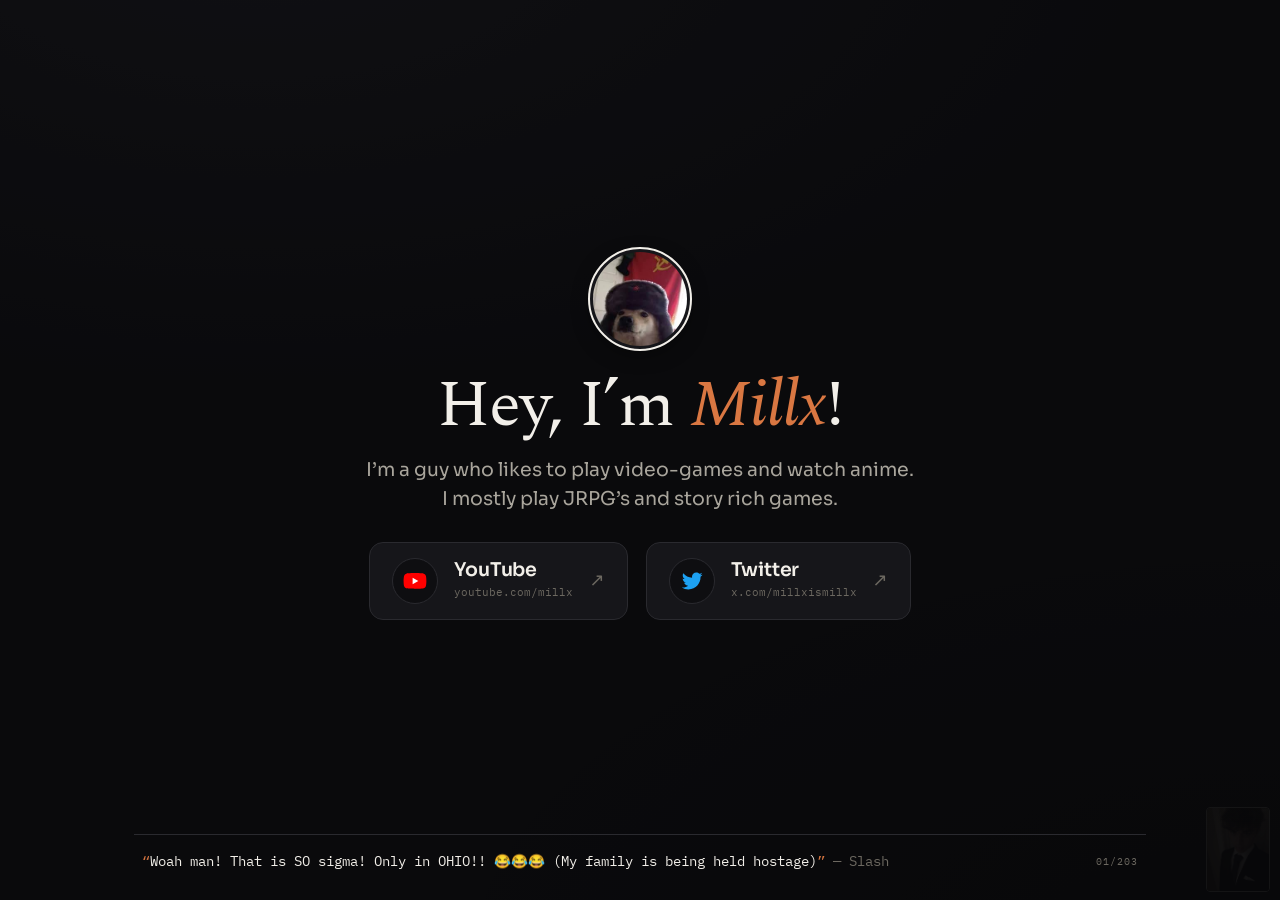
<file: index.html>
<!DOCTYPE html>
<html lang="en">
<head>
  <meta charset="UTF-8" />
  <meta name="viewport" content="width=device-width, initial-scale=1.0" />
  <title>millx.lol</title>
  <meta name="description" content="The personal website of Millx." />
  <meta property="og:title" content="millx.lol" />
  <meta property="og:description" content="The personal website of Millx." />
  <meta property="og:type" content="website" />
  <meta property="og:url" content="https://millx.lol" />
  <meta name="twitter:card" content="summary" />
  <meta name="twitter:title" content="millx.lol" />
  <meta name="twitter:description" content="The personal website of Millx." />
  <link rel="icon" href="assets/ratwitharat.jpg" type="image/jpeg" />
  <link rel="preconnect" href="https://fonts.googleapis.com" />
  <link rel="preconnect" href="https://fonts.gstatic.com" crossorigin />
  <link
    href="https://fonts.googleapis.com/css2?family=IBM+Plex+Mono:wght@400;500&family=Sora:wght@300;400;500;600;700&family=Spectral:ital,wght@0,300;0,400;1,400&display=swap"
    rel="stylesheet"
  />
  <link rel="stylesheet" href="styles.css" />
</head>
<body>
  <main class="screen">

    <section class="card">

      <!-- left: you -->
      <div class="me">
        <img
          class="me__avatar"
          src="assets/russiandoggo.png"
          alt="Millx"
          width="225"
          height="225"
        />
        <h1 class="me__name">Hey, I&rsquo;m <em>Millx</em>!</h1>
        <p class="me__bio">
          I&rsquo;m a guy who likes to play video-games and watch anime.<br />
          I mostly play JRPG&rsquo;s and story rich games.
        </p>
      </div>

      <!-- right: poppy socials -->
      <nav class="socials" aria-label="Socials">
        <a class="soc soc--yt" href="https://youtube.com/millx" target="_blank" rel="noopener noreferrer">
          <span class="soc__disc" aria-hidden="true">
            <svg viewBox="0 0 90 90" width="24" height="24" fill="none" xmlns="http://www.w3.org/2000/svg">
              <path d="M85.7 25.4a11.2 11.2 0 0 0-7.9-7.9C70.9 15.4 45 15.4 45 15.4s-25.9 0-32.8 2.1a11.2 11.2 0 0 0-7.9 7.9C2.2 32.3 2.2 45 2.2 45s0 12.7 2.1 19.6a11.2 11.2 0 0 0 7.9 7.9c6.9 2.1 32.8 2.1 32.8 2.1s25.9 0 32.8-2.1a11.2 11.2 0 0 0 7.9-7.9C87.8 57.7 87.8 45 87.8 45s0-12.7-2.1-19.6Z" fill="#FF0000"/>
              <path d="m36 57 21.5-12L36 33v24Z" fill="#fff"/>
            </svg>
          </span>
          <span class="soc__body">
            <span class="soc__name">YouTube</span>
            <span class="soc__url">youtube.com/millx</span>
          </span>
          <span class="soc__arrow" aria-hidden="true">&nearr;</span>
        </a>
        <a class="soc soc--tw" href="https://x.com/millxismillx" target="_blank" rel="noopener noreferrer">
          <span class="soc__disc soc__disc--tw" aria-hidden="true">
            <svg viewBox="0 0 24 24" width="22" height="22" xmlns="http://www.w3.org/2000/svg">
              <path d="M23.643 4.937c-.835.37-1.732.62-2.675.733.964-.578 1.705-1.49 2.051-2.577-.9.534-1.897.922-2.958 1.13-.85-.904-2.06-1.47-3.4-1.47-2.572 0-4.658 2.086-4.658 4.66 0 .364.042.718.12 1.06-3.873-.195-7.304-2.05-9.602-4.868-.4.69-.63 1.49-.63 2.34 0 1.612.82 3.036 2.07 3.864-.764-.025-1.482-.234-2.11-.583v.06c0 2.257 1.605 4.14 3.737 4.567-.391.106-.803.162-1.227.162-.3 0-.593-.028-.877-.082.593 1.85 2.32 3.194 4.36 3.232-1.6 1.252-3.616 1.996-5.815 1.996-.38 0-.75-.022-1.12-.064 2.06 1.32 4.51 2.09 7.14 2.09 8.57 0 13.255-7.098 13.255-13.255 0-.2-.005-.4-.014-.6.91-.658 1.7-1.477 2.323-2.41z" fill="#1DA1F2"/>
            </svg>
          </span>
          <span class="soc__body">
            <span class="soc__name">Twitter</span>
            <span class="soc__url">x.com/millxismillx</span>
          </span>
          <span class="soc__arrow" aria-hidden="true">&nearr;</span>
        </a>
      </nav>

    </section>

    <!-- slim quote ticker; sits at the bottom of the screen -->
    <footer class="ticker" id="ticker">
      <div class="ticker__roll" id="quote-roll">
        <blockquote class="ticker__quote" id="quote-text">
          <span class="ticker__q">&ldquo;</span><span id="quote-text-inner">deaf means you cant see idioy</span><span class="ticker__q">&rdquo;</span>
          <span class="ticker__by" id="quote-by">&mdash; RatWithAFace</span>
        </blockquote>
      </div>
      <span class="ticker__counter" id="quote-counter">01/203</span>
    </footer>

  </main>

  <!-- the background, after the ten seconds of normalcy run out -->
  <video
    class="bgvideo"
    id="bgvideo"
    autoplay
    muted
    playsinline
    preload="none"
    aria-hidden="true"
  >
    <source src="assets/yaemoricrying.mp4" type="video/mp4" />
  </video>
  <img
    class="bggif"
    id="bggif"
    src="assets/yaemori-loop.gif"
    alt=""
    aria-hidden="true"
  />

  <!-- RatWithAFace. he&rsquo;s around here somewhere. -->
  <button class="rat" id="rat" type="button" aria-label="RatWithAFace" title="RatWithAFace">
    <img class="rat__img" src="assets/ratwitharat.jpg" alt="RatWithAFace" width="88" height="117" loading="lazy" />
  </button>

  <script src="script.js"></script>
</body>
</html>
</file>
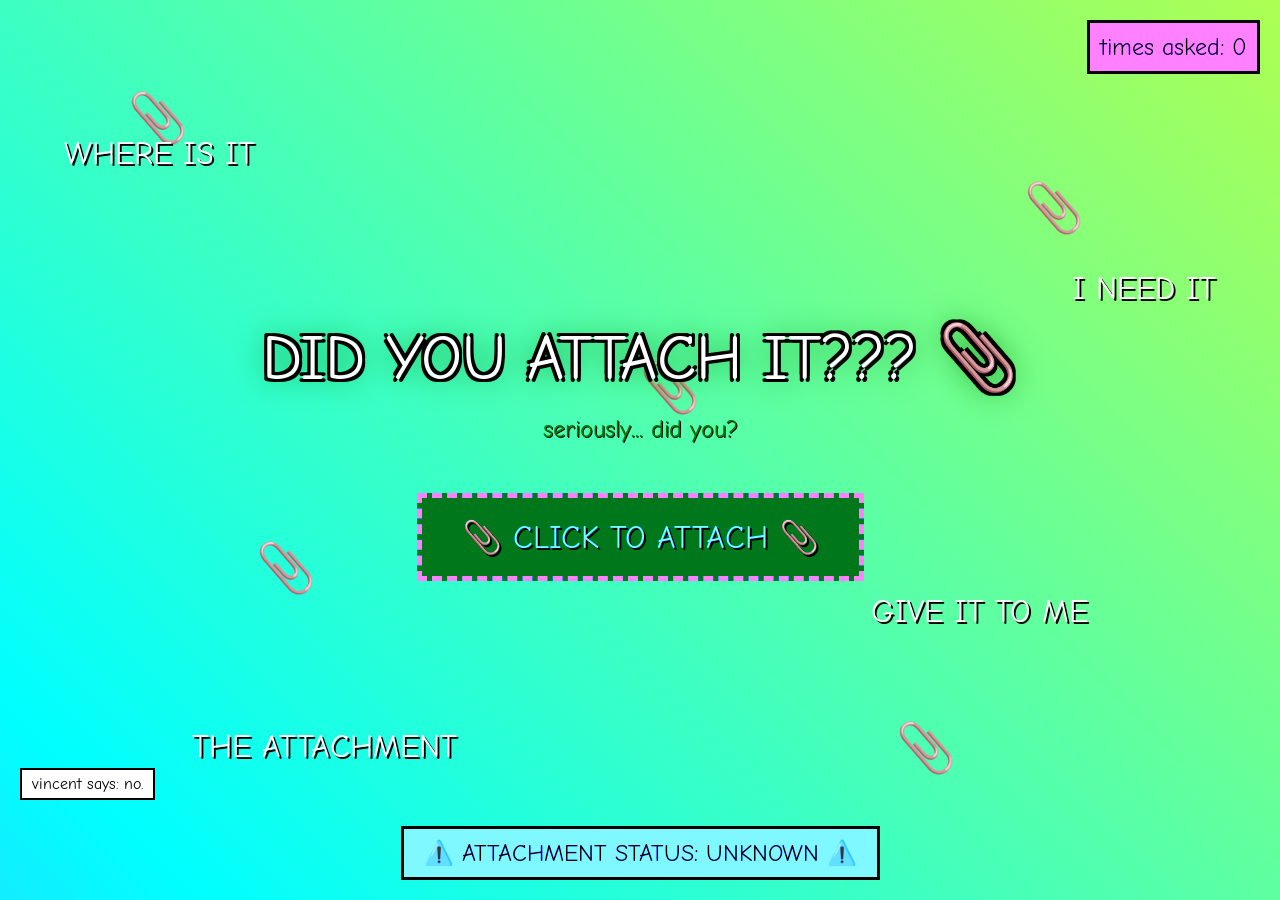
<file: didyouattachit/index.html>
<!DOCTYPE html>
<html lang="en">
<head>
  <meta charset="UTF-8">
  <meta name="viewport" content="width=device-width, initial-scale=1.0">
  <title>did you attach it</title>
  <style>
    @import url('https://fonts.googleapis.com/css2?family=Comic+Neue:wght@700&display=swap');

    * {
      margin: 0;
      padding: 0;
      box-sizing: border-box;
    }

    body {
      background: linear-gradient(45deg, #ff00ff, #00ffff, #ffff00, #ff0000);
      background-size: 400% 400%;
      animation: gradient 0.5s ease infinite;
      min-height: 100vh;
      display: flex;
      flex-direction: column;
      align-items: center;
      justify-content: center;
      font-family: 'Comic Neue', cursive, sans-serif;
      overflow: hidden;
      cursor: url('data:image/svg+xml;utf8,<svg xmlns="http://www.w3.org/2000/svg" width="32" height="32"><text y="28" font-size="28">📎</text></svg>'), auto;
    }

    @keyframes gradient {
      0% { background-position: 0% 50%; }
      50% { background-position: 100% 50%; }
      100% { background-position: 0% 50%; }
    }

    .main-text {
      font-size: 4rem;
      color: white;
      text-shadow: 
        3px 3px 0 #000,
        -3px -3px 0 #000,
        3px -3px 0 #000,
        -3px 3px 0 #000,
        0 0 30px #ff00ff;
      animation: shake 0.1s infinite;
      text-align: center;
      z-index: 10;
    }

    @keyframes shake {
      0%, 100% { transform: translate(0); }
      25% { transform: translate(-5px, 5px); }
      50% { transform: translate(5px, -5px); }
      75% { transform: translate(-5px, -5px); }
    }

    .attach-btn {
      margin-top: 50px;
      padding: 20px 40px;
      font-size: 2rem;
      font-family: 'Comic Neue', cursive;
      background: #ff0000;
      color: #ffff00;
      border: 5px dashed #00ff00;
      border-radius: 0;
      cursor: pointer;
      animation: rainbow-border 1s linear infinite;
      text-shadow: 2px 2px 0 #000;
      z-index: 10;
      transition: transform 0.1s;
    }

    .attach-btn:hover {
      animation: spin 0.2s linear infinite;
      transform: scale(1.5);
    }

    .attach-btn:active {
      background: #00ff00;
    }

    @keyframes rainbow-border {
      0% { border-color: #ff0000; }
      16% { border-color: #ff8800; }
      33% { border-color: #ffff00; }
      50% { border-color: #00ff00; }
      66% { border-color: #0088ff; }
      83% { border-color: #8800ff; }
      100% { border-color: #ff0000; }
    }

    @keyframes spin {
      from { transform: rotate(0deg) scale(1.5); }
      to { transform: rotate(360deg) scale(1.5); }
    }

    .paperclip {
      position: fixed;
      font-size: 3rem;
      animation: float 2s ease-in-out infinite;
      pointer-events: none;
    }

    @keyframes float {
      0%, 100% { transform: translateY(0) rotate(0deg); }
      50% { transform: translateY(-20px) rotate(180deg); }
    }

    .status {
      position: fixed;
      bottom: 20px;
      font-size: 1.5rem;
      color: #000;
      background: #ffff00;
      padding: 10px 20px;
      border: 3px solid #000;
      animation: blink 0.3s infinite;
      z-index: 100;
    }

    @keyframes blink {
      0%, 100% { opacity: 1; }
      50% { opacity: 0; }
    }

    .did-you {
      font-size: 1.5rem;
      color: #ff00ff;
      margin-top: 20px;
      text-shadow: 1px 1px 0 #000;
      animation: rainbow-text 0.5s linear infinite;
      z-index: 10;
    }

    @keyframes rainbow-text {
      0% { color: #ff0000; }
      16% { color: #ff8800; }
      33% { color: #ffff00; }
      50% { color: #00ff00; }
      66% { color: #0088ff; }
      83% { color: #8800ff; }
      100% { color: #ff0000; }
    }

    .epic-text {
      position: fixed;
      font-size: 2rem;
      color: white;
      text-shadow: 2px 2px 0 #000;
      animation: epic 2s ease-in-out infinite;
      z-index: 5;
    }

    @keyframes epic {
      0%, 100% { transform: scale(1) rotate(-5deg); }
      50% { transform: scale(1.2) rotate(5deg); }
    }

    .click-counter {
      position: fixed;
      top: 20px;
      right: 20px;
      font-size: 1.5rem;
      color: #000;
      background: #00ff00;
      padding: 10px;
      border: 3px solid #000;
      z-index: 100;
    }

    .consequences {
      position: fixed;
      top: 50%;
      left: 50%;
      transform: translate(-50%, -50%);
      font-size: 3rem;
      color: red;
      text-shadow: 0 0 20px red;
      opacity: 0;
      z-index: 1000;
      pointer-events: none;
    }

    .consequences.show {
      animation: consequences 2s forwards;
    }

    @keyframes consequences {
      0% { opacity: 0; transform: translate(-50%, -50%) scale(0); }
      50% { opacity: 1; transform: translate(-50%, -50%) scale(2); }
      100% { opacity: 0; transform: translate(-50%, -50%) scale(3); }
    }

    .vincent {
      position: fixed;
      bottom: 100px;
      left: 20px;
      font-size: 1rem;
      color: #000;
      background: #fff;
      padding: 5px 10px;
      border: 2px solid #000;
      z-index: 100;
    }
  </style>
</head>
<body>
  <div class="main-text">DID YOU ATTACH IT??? 📎</div>
  <div class="did-you">seriously... did you?</div>
  <button class="attach-btn" onclick="attach()">📎 CLICK TO ATTACH 📎</button>
  
  <div class="click-counter">times asked: <span id="count">0</span></div>
  <div class="status">⚠️ ATTACHMENT STATUS: UNKNOWN ⚠️</div>
  <div class="consequences" id="consequences">THE FILE WAS TOO POWERFUL</div>
  <div class="vincent">vincent says: no.</div>

  <!-- random paperclips -->
  <div class="paperclip" style="top: 10%; left: 10%;">📎</div>
  <div class="paperclip" style="top: 20%; left: 80%; animation-delay: 0.5s;">📎</div>
  <div class="paperclip" style="top: 60%; left: 20%; animation-delay: 1s;">📎</div>
  <div class="paperclip" style="top: 80%; left: 70%; animation-delay: 1.5s;">📎</div>
  <div class="paperclip" style="top: 40%; left: 50%; animation-delay: 0.3s;">📎</div>

  <!-- random epic texts -->
  <div class="epic-text" style="top: 15%; left: 5%;">WHERE IS IT</div>
  <div class="epic-text" style="top: 30%; right: 5%; animation-delay: 0.5s;">I NEED IT</div>
  <div class="epic-text" style="bottom: 15%; left: 15%; animation-delay: 1s;">THE ATTACHMENT</div>
  <div class="epic-text" style="bottom: 30%; right: 15%; animation-delay: 1.5s;">GIVE IT TO ME</div>

  <script>
    let count = 0;
    const responses = [
      "I DONT BELIEVE YOU",
      "PROVE IT",
      "LIES",
      "WHERE??",
      "I DONT SEE IT",
      "TRY HARDER",
      "THAT WASN'T IT",
      "INCORRECT",
      "FAIL",
      "NOPE",
      "NOT GOOD ENOUGH",
      "TRY AGAIN",
      "ARE YOU SURE??",
      "I'M WATCHING YOU",
      "THE FILE WEEPS",
      "ERROR 404: ATTACHMENT NOT FOUND",
      "vincent is disappointed",
      "the paperclips are judging you",
      "even the gradient is angry"
    ];

    function attach() {
      count++;
      document.getElementById('count').textContent = count;
      
      const btn = document.querySelector('.attach-btn');
      const status = document.querySelector('.status');
      
      // Random button behavior
      if (Math.random() > 0.5) {
        btn.style.background = `hsl(${Math.random() * 360}, 100%, 50%)`;
      }
      
      // Random status message
      const messages = [
        "⚠️ ATTACHMENT STATUS: MISSING ⚠️",
        "⚠️ ATTACHMENT STATUS: LIAR ⚠️",
        "⚠️ ATTACHMENT STATUS: WRONG ⚠️",
        "⚠️ ATTACHMENT STATUS: UNACCEPTABLE ⚠️",
        "⚠️ ATTACHMENT STATUS: PAPERCLIP SHORTAGE ⚠️",
        "⚠️ ATTACHMENT STATUS: VINCENT SAYS NO ⚠️",
        "⚠️ ATTACHMENT STATUS: FILE NOT FOUND ⚠️",
        "⚠️ ATTACHMENT STATUS: ERROR ⚠️"
      ];
      status.textContent = messages[Math.floor(Math.random() * messages.length)];
      
      // Show consequences at certain counts
      if (count === 5 || count === 10 || count === 15) {
        const consequences = document.getElementById('consequences');
        consequences.className = 'consequences show';
        setTimeout(() => {
          consequences.className = 'consequences';
        }, 2000);
      }
      
      // Random screen shake at high counts
      if (count > 10) {
        document.body.style.animation = 'none';
        document.body.offsetHeight; // trigger reflow
        document.body.style.animation = `gradient 0.${Math.max(1, 5 - Math.floor(count/5))}s ease infinite`;
      }
      
      // Confetti at 20
      if (count === 20) {
        for (let i = 0; i < 50; i++) {
          setTimeout(() => {
            const confetti = document.createElement('div');
            confetti.textContent = '📎';
            confetti.style.cssText = `
              position: fixed;
              top: -50px;
              left: ${Math.random() * 100}%;
              font-size: ${Math.random() * 2 + 1}rem;
              animation: fall ${Math.random() * 3 + 2}s linear forwards;
              z-index: 9999;
            `;
            document.body.appendChild(confetti);
            setTimeout(() => confetti.remove(), 5000);
          }, i * 50);
        }
      }
      
      // Add a fall animation dynamically
      if (!document.getElementById('fall-style')) {
        const style = document.createElement('style');
        style.id = 'fall-style';
        style.textContent = `
          @keyframes fall {
            to {
              transform: translateY(110vh) rotate(720deg);
              opacity: 0;
            }
          }
        `;
        document.head.appendChild(style);
      }
    }

    // Random background color flash
    setInterval(() => {
      if (Math.random() > 0.9) {
        document.body.style.filter = `hue-rotate(${Math.random() * 360}deg)`;
        setTimeout(() => {
          document.body.style.filter = '';
        }, 100);
      }
    }, 500);
  </script>
</body>
</html>
</file>
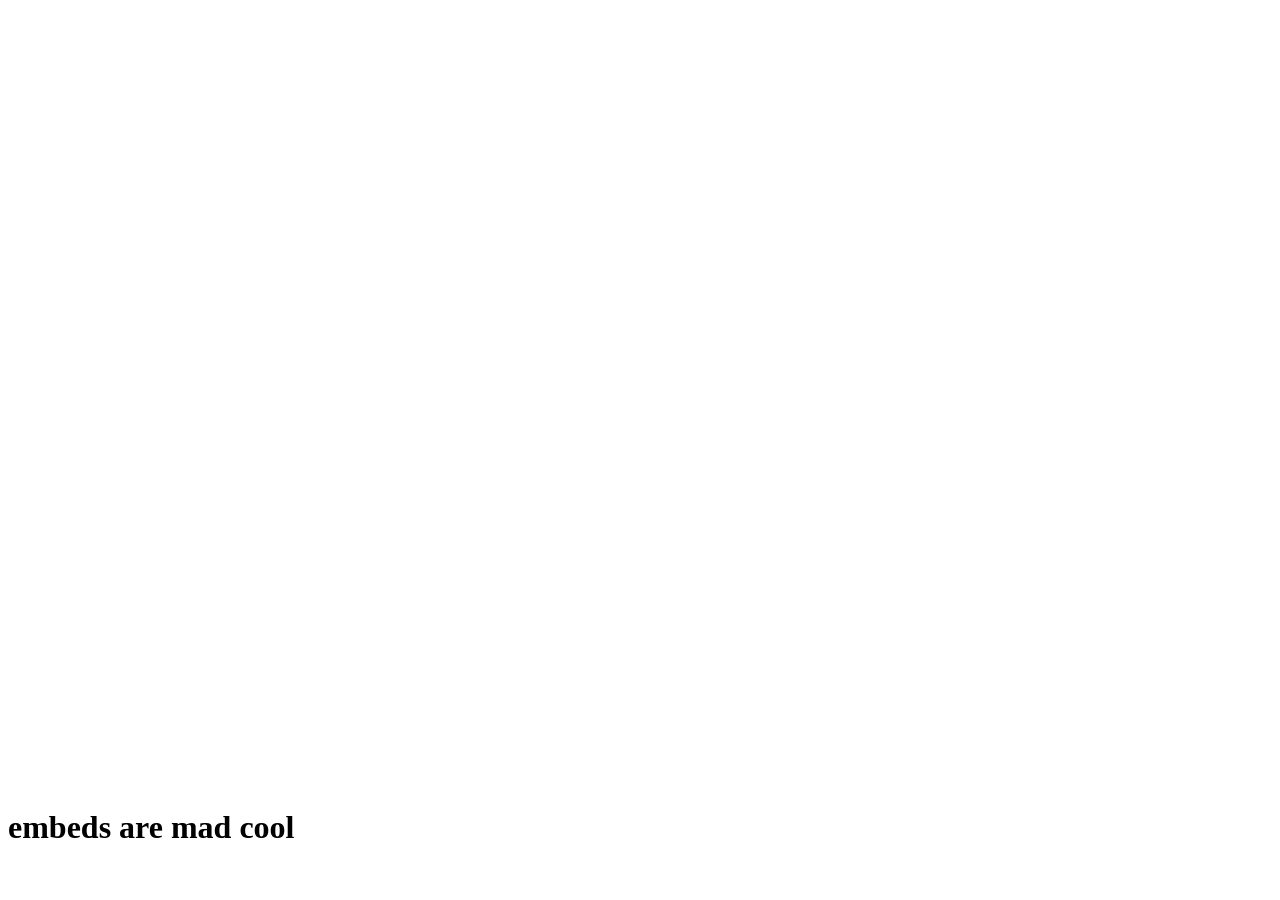
<file: embeds/index.html>
<!doctype html>
<html>
    <iframe style="border-radius:12px" src="https://open.spotify.com/embed/track/1h8ZdxSacDTM1BoZGTGJcK?utm_source=generator" width="100%" height="152" frameBorder="0" allowfullscreen="" allow="autoplay; clipboard-write; encrypted-media; fullscreen; picture-in-picture" loading="lazy"></iframe>
    <iframe style="border-radius:12px" src="https://open.spotify.com/embed/track/3q98LozxmzfSqwmZrZ3iHS?utm_source=generator" width="100%" height="152" frameBorder="0" allowfullscreen="" allow="autoplay; clipboard-write; encrypted-media; fullscreen; picture-in-picture" loading="lazy"></iframe>
    <iframe style="border-radius:12px" src="https://open.spotify.com/embed/track/4NPtP1miHkjPT8QyfMl1eE?utm_source=generator" width="100%" height="152" frameBorder="0" allowfullscreen="" allow="autoplay; clipboard-write; encrypted-media; fullscreen; picture-in-picture" loading="lazy"></iframe>
    <iframe style="border-radius:12px" src="https://open.spotify.com/embed/track/6PTvZ472xvabLuCmnTTB2V?utm_source=generator" width="100%" height="152" frameBorder="0" allowfullscreen="" allow="autoplay; clipboard-write; encrypted-media; fullscreen; picture-in-picture" loading="lazy"></iframe>
    <iframe style="border-radius:12px" src="https://open.spotify.com/embed/track/2Il4l22OHAP17Xvts61GHq?utm_source=generator" width="100%" height="152" frameBorder="0" allowfullscreen="" allow="autoplay; clipboard-write; encrypted-media; fullscreen; picture-in-picture" loading="lazy"></iframe>
    <h1>embeds are mad cool</h1>
    </html>
</file>
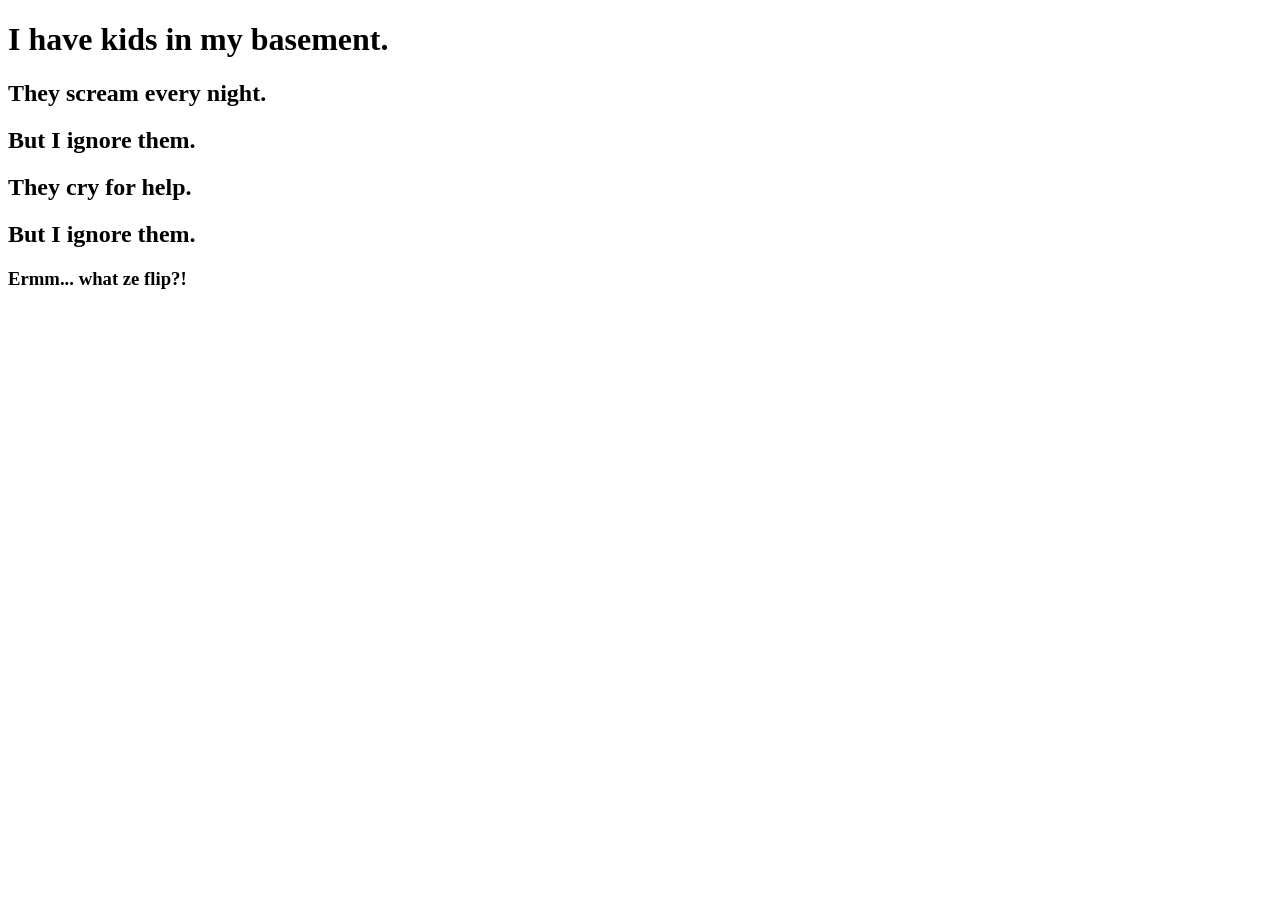
<file: ihavekidsinmybasement/index.html>
<!DOCTYPE html>
<h1>I have kids in my basement.</h1>
<h2>They scream every night.</h2>
<h2>But I ignore them.</h2>
<h2>They cry for help.</h2>
<h2>But I ignore them.</h2>
<h3>Ermm... what ze flip?!</h3>

<html>
    <body>
</file>
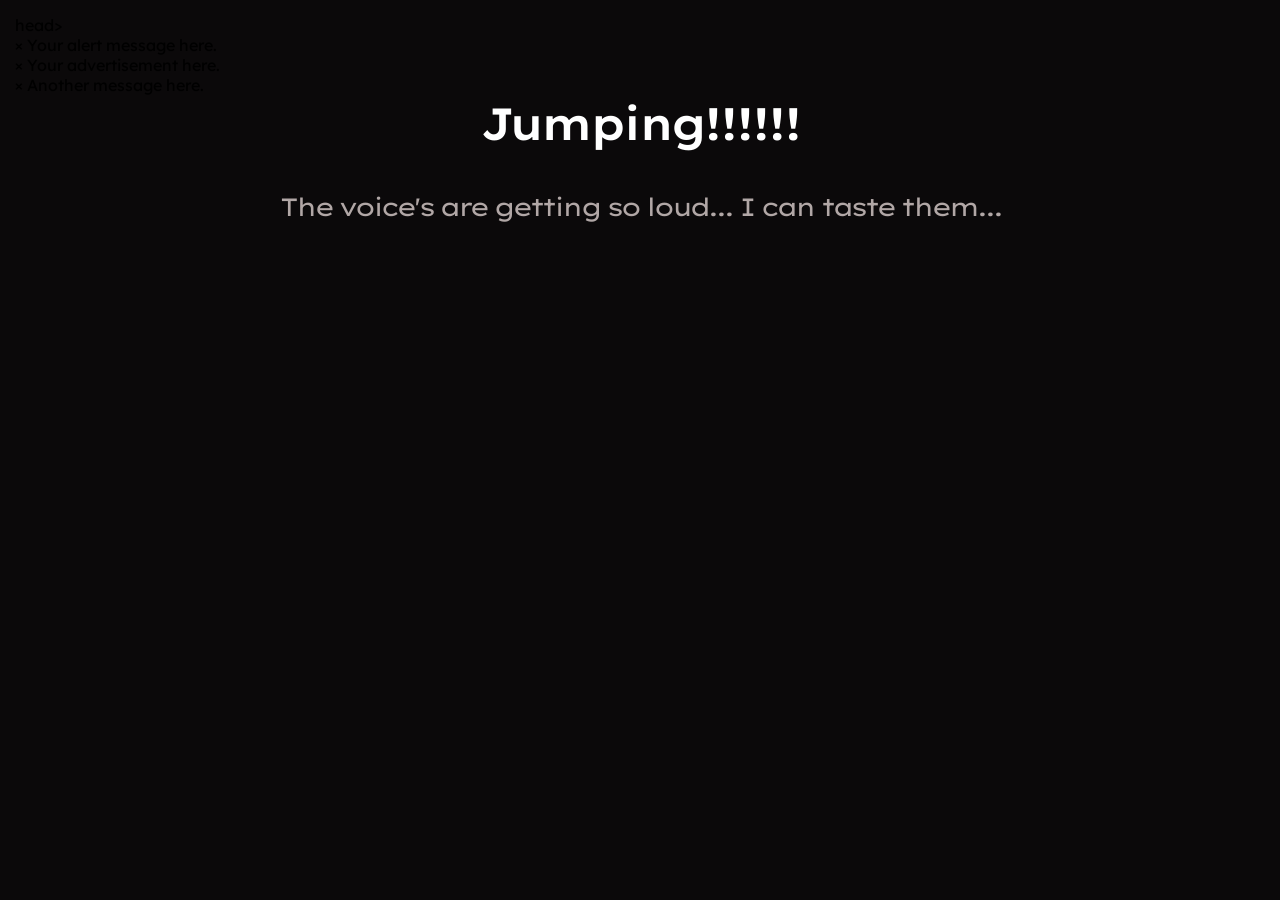
<file: jumping/index.html>
<!DOCTYPE HTML>
<html>
    head>
    <meta charset="UTF-8" />
    <meta name="viewport" content="width=device-width, initial-scale=1" />
    <meta name="description" content="millx.lol - Millx's Website" />
    <meta name="theme-color" content="#0095ff" />
    <meta property="og:type" content="website" />
    <link rel="preconnect" href="https://fonts.googleapis.com">
    <link rel="preconnect" href="https://fonts.gstatic.com" crossorigin>
    <link href="https://fonts.googleapis.com/css2?family=Lexend&family=Lexend+Exa&family=Lexend+Mega&display=swap" rel="stylesheet">
    <link rel="stylesheet" type="text/css" href="/css/styles.css" />
    <link rel="icon" type="image/x-icon" href="/assets/favicon.ico" />
    <style>
        /* Your CSS styles here */
    </style>
</head>
<body>
    <div class="alert">
        <span class="closebtn">&times;</span>
        Your alert message here.
    </div>
    <div class="ad1">
        <span class="closebtn">&times;</span>
        Your advertisement here.
    </div>
    <div class="toh">
        <span class="closebtn">&times;</span>
        Another message here.
    </div>
<h1>Jumping!!!!!!</h1>
<h3>The voice's are getting so loud... I can taste them... <h3>







<html>
</file>
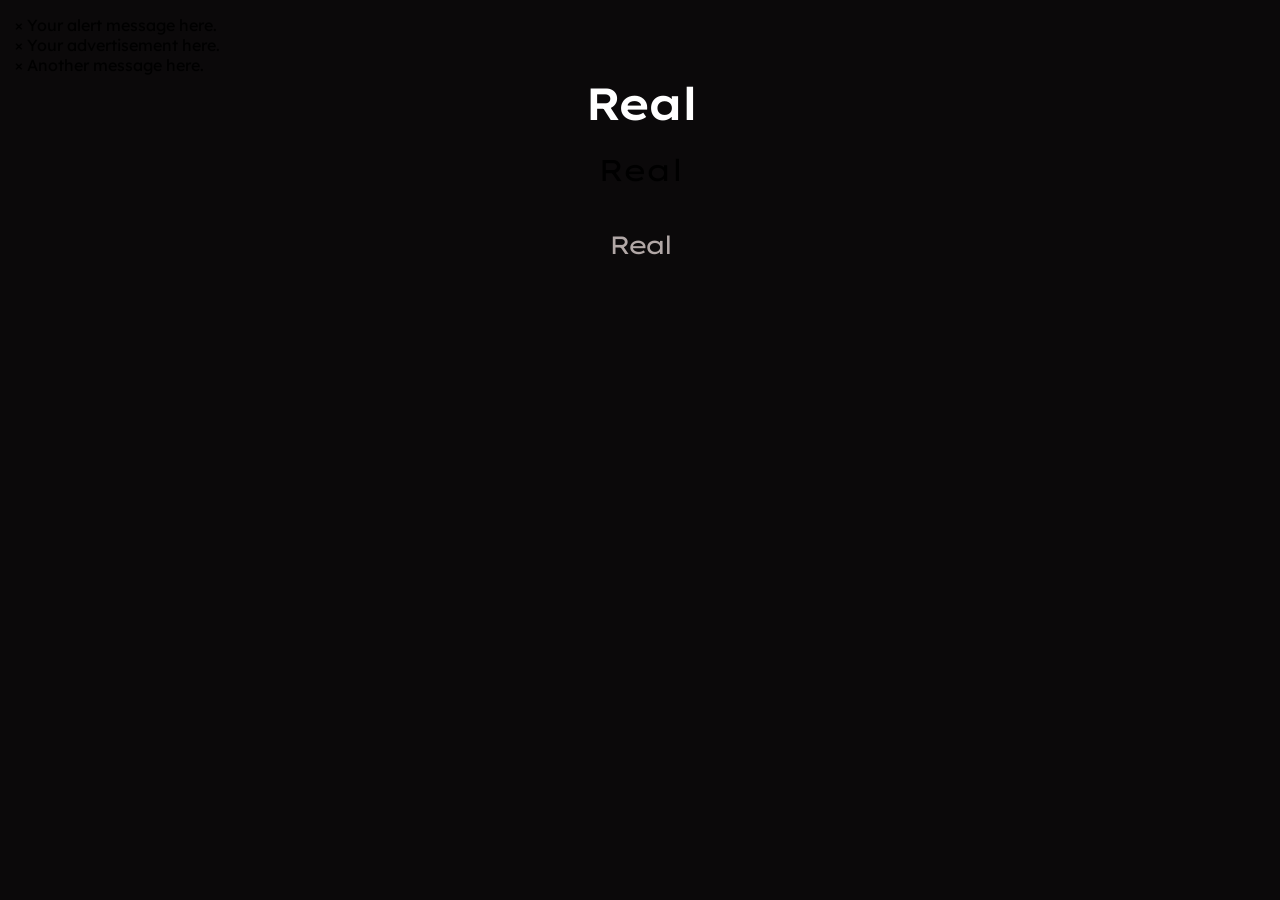
<file: real/index.html>
<!DOCTYPE HTML>
<html lang="en">
<head>
    <meta charset="UTF-8" />
    <meta name="viewport" content="width=device-width, initial-scale=1" />
    <meta name="description" content="millx.lol - Millx's Website" />
    <meta name="theme-color" content="#0095ff" />
    <meta property="og:type" content="website" />
    <link rel="preconnect" href="https://fonts.googleapis.com">
    <link rel="preconnect" href="https://fonts.gstatic.com" crossorigin>
    <link href="https://fonts.googleapis.com/css2?family=Lexend&family=Lexend+Exa&family=Lexend+Mega&display=swap" rel="stylesheet">
    <link rel="stylesheet" type="text/css" href="/css/styles.css" />
    <link rel="icon" type="image/x-icon" href="/assets/favicon.ico" />
    <style>
        /* Your CSS styles here */
    </style>
</head>
<body>
    <div class="alert">
        <span class="closebtn">&times;</span>
        Your alert message here.
    </div>
    <div class="ad1">
        <span class="closebtn">&times;</span>
        Your advertisement here.
    </div>
    <div class="toh">
        <span class="closebtn">&times;</span>
        Another message here.
    </div>
    <!-- Your content here -->
    <h1>Real</h1>
    <h2>Real</h2>
    <h3>Real</h3>
</body>
</html>
</file>
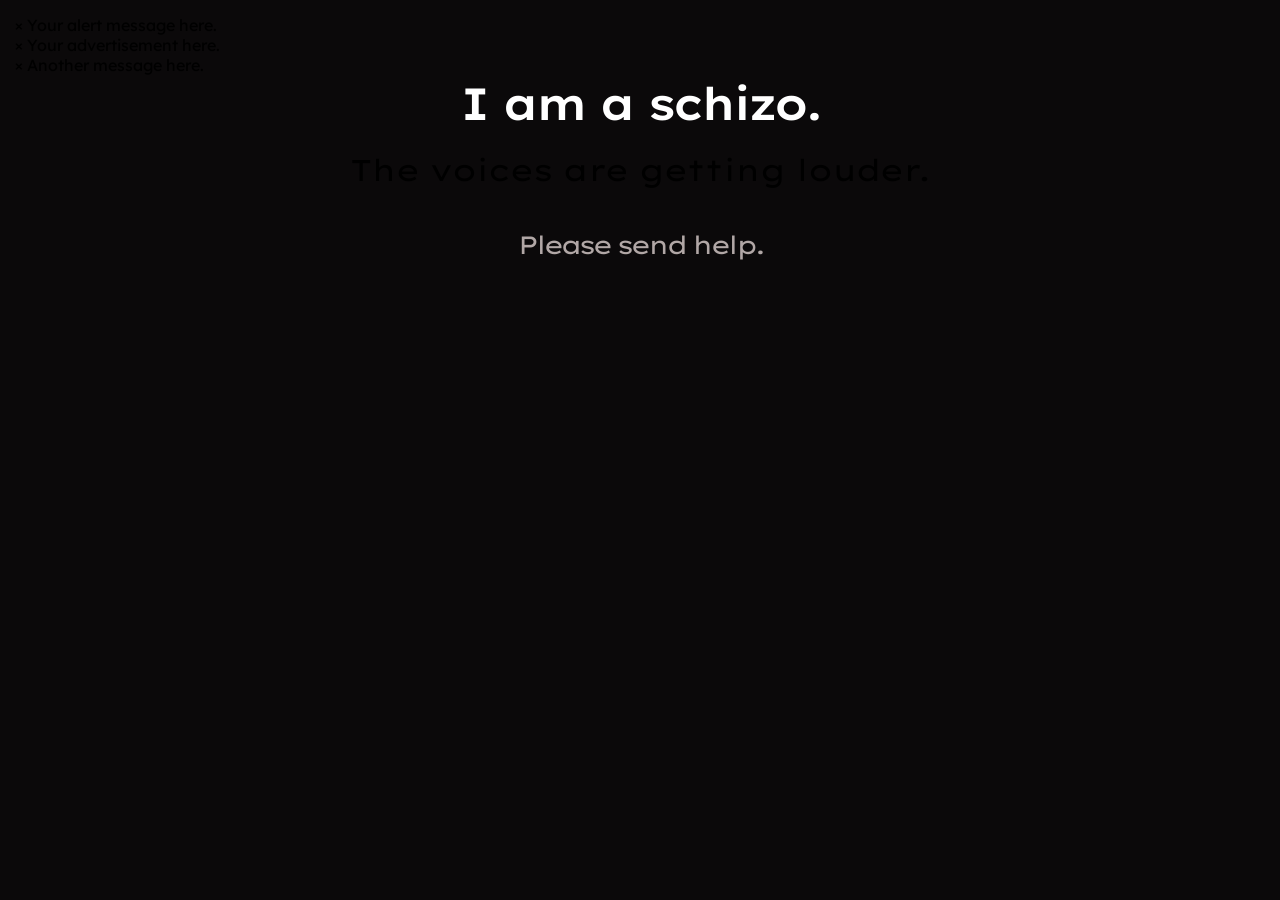
<file: schizo/index.html>
<!DOCTYPE HTML>
<html lang="en">
<head>
    <meta charset="UTF-8" />
    <meta name="viewport" content="width=device-width, initial-scale=1" />
    <meta name="description" content="millx.lol - Millx's Website" />
    <meta name="theme-color" content="#0095ff" />
    <meta property="og:type" content="website" />
    <link rel="preconnect" href="https://fonts.googleapis.com">
    <link rel="preconnect" href="https://fonts.gstatic.com" crossorigin>
    <link href="https://fonts.googleapis.com/css2?family=Lexend&family=Lexend+Exa&family=Lexend+Mega&display=swap" rel="stylesheet">
    <link rel="stylesheet" type="text/css" href="/css/styles.css" />
    <link rel="icon" type="image/x-icon" href="/assets/favicon.ico" />
    <style>
        /* Your CSS styles here */
    </style>
</head>
<body>
    <div class="alert">
        <span class="closebtn">&times;</span>
        Your alert message here.
    </div>
    <div class="ad1">
        <span class="closebtn">&times;</span>
        Your advertisement here.
    </div>
    <div class="toh">
        <span class="closebtn">&times;</span>
        Another message here.
    </div>
    <!-- Your content here -->
    <h1>I am a schizo.</h1>
    <h2>The voices are getting louder.
        <h3>Please send help.</h3>
    </h2>
</body>
</html>
</file>
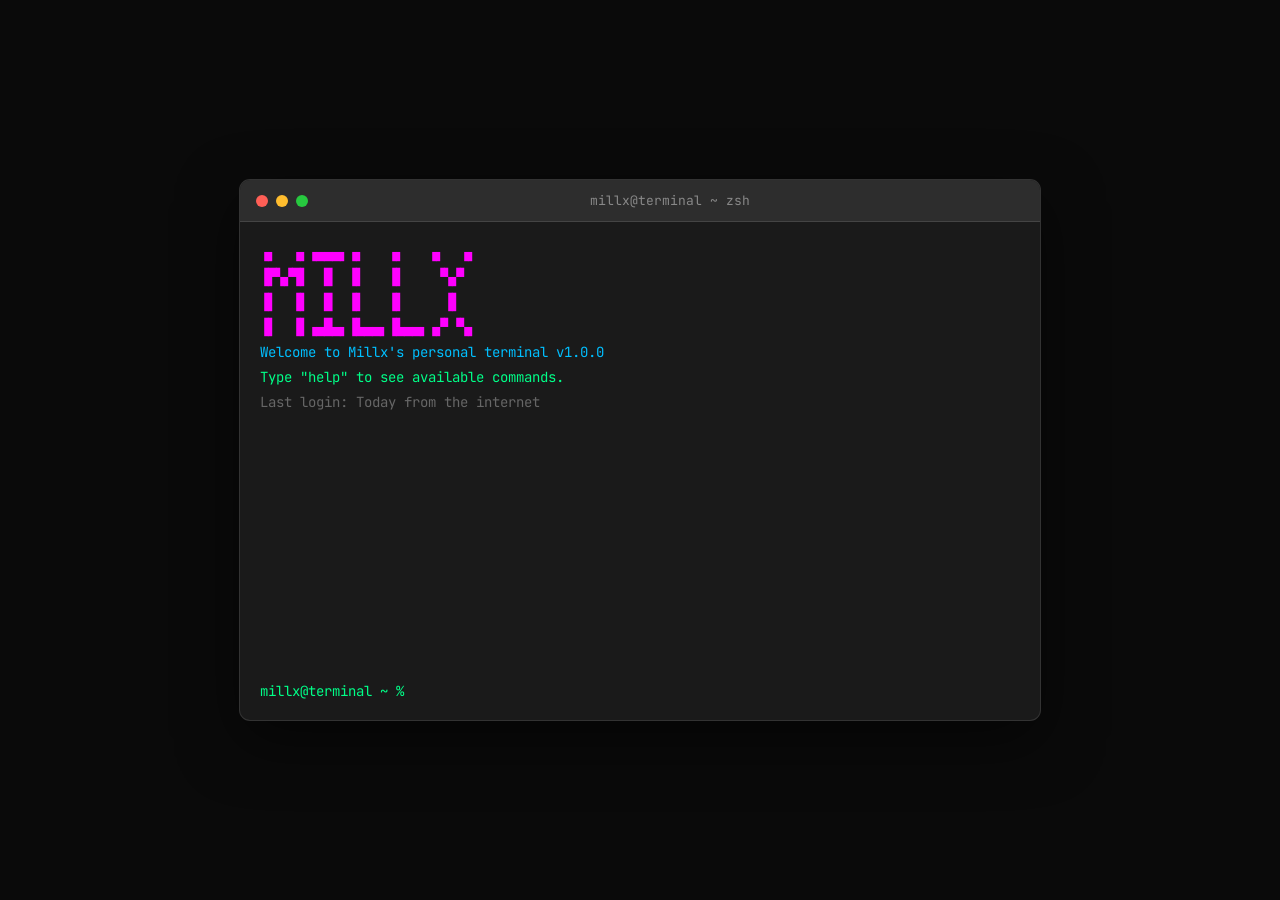
<file: terminal/index.html>
<!DOCTYPE html>
<html lang="en">
<head>
  <meta charset="UTF-8">
  <meta name="viewport" content="width=device-width, initial-scale=1.0">
  <title>millx@terminal</title>
  <link href="https://fonts.googleapis.com/css2?family=JetBrains+Mono:wght@400;700&display=swap" rel="stylesheet">
  <style>
    * { margin: 0; padding: 0; box-sizing: border-box; }
    
    body {
      background: #0a0a0a;
      min-height: 100vh;
      display: flex;
      align-items: center;
      justify-content: center;
      font-family: 'JetBrains Mono', monospace;
      padding: 20px;
    }
    
    .terminal {
      width: 100%;
      max-width: 800px;
      background: #1a1a1a;
      border-radius: 10px;
      box-shadow: 0 0 0 1px #333, 0 20px 60px rgba(0,0,0,0.5);
      overflow: hidden;
    }
    
    .header {
      background: #2d2d2d;
      padding: 12px 16px;
      display: flex;
      align-items: center;
      gap: 8px;
      border-bottom: 1px solid #444;
    }
    
    .btn { width: 12px; height: 12px; border-radius: 50%; border: none; }
    .btn.r { background: #ff5f56; }
    .btn.y { background: #ffbd2e; }
    .btn.g { background: #27c93f; }
    
    .title { flex: 1; text-align: center; color: #888; font-size: 13px; }
    
    #output {
      padding: 20px;
      height: 460px;
      overflow-y: auto;
      font-size: 14px;
      line-height: 1.5;
    }
    
    .line { margin-bottom: 4px; white-space: pre-wrap; }
    .green { color: #00ff88; }
    .blue { color: #00bfff; }
    .red { color: #ff5f56; }
    .yellow { color: #ffbd2e; }
    .pink { color: #ff00ff; }
    .white { color: #fff; font-weight: bold; }
    .gray { color: #666; }
    
    #input-line {
      padding: 0 20px 20px 20px;
      display: flex;
      align-items: center;
      font-size: 14px;
    }
    
    #input-line span { color: #00ff88; margin-right: 8px; }
    
    #cmd {
      flex: 1;
      background: none;
      border: none;
      color: #fff;
      font-family: 'JetBrains Mono', monospace;
      font-size: 14px;
      outline: none;
      caret-color: #00ff88;
    }
  </style>
</head>
<body>
  <div class="terminal">
    <div class="header">
      <div class="btn r"></div>
      <div class="btn y"></div>
      <div class="btn g"></div>
      <div class="title">millx@terminal ~ zsh</div>
    </div>
    <div id="output"></div>
    <div id="input-line">
      <span>millx@terminal ~ % </span>
      <input id="cmd" type="text" autofocus spellcheck="false" autocomplete="off">
    </div>
  </div>

  <script>
    var out = document.getElementById('output');
    var cmd = document.getElementById('cmd');
    var hist = [];
    var idx = 0;

    function print(text, cls) {
      var d = document.createElement('div');
      d.className = 'line ' + (cls || 'green');
      d.textContent = text;
      out.appendChild(d);
      out.scrollTop = out.scrollHeight;
    }

    var QUOTES = [
      '"HITLER WAS JUST MENTIONED" - Millx',
      '"Medium 40 minutes <-- dryer settings" - Millx',
      '"Legit Playcoins: 94" - Millx',
      '"My inner ayanokoji..." - Millx',
      '"fella, fella, fella" - Millx',
      '"i love yaemori" - Millx',
      '"~/reset_cx.sh" - Millx',
      '"nah bro is using const 💀" - Millx',
      '"Toradora is so fucking good" - Millx'
    ];

    // Boot message
    print('▗▖  ▗▖▗▄▄▄▖▗▖   ▗▖   ▗▖  ▗▖', 'pink');
    print('▐▛▚▞▜▌  █  ▐▌   ▐▌    ▝▚▞▘ ', 'pink');
    print('▐▌  ▐▌  █  ▐▌   ▐▌     ▐▌  ', 'pink');
    print('▐▌  ▐▌▗▄█▄▖▐▙▄▄▖▐▙▄▄▖▗▞▘▝▚▖', 'pink');
    print('Welcome to Millx\'s personal terminal v1.0.0', 'blue');
    print('Type "help" to see available commands.', 'green');
    print('Last login: Today from the internet', 'gray');
    print('');

    cmd.addEventListener('keydown', function(e) {
      if (e.key === 'Enter') {
        var val = cmd.value;
        print('millx@terminal ~ % ' + val, 'green');
        
        if (val.trim()) {
          hist.push(val);
          idx = hist.length;
        }
        
        run(val.trim().toLowerCase());
        cmd.value = '';
      }
      else if (e.key === 'ArrowUp') {
        e.preventDefault();
        if (idx > 0) {
          idx--;
          cmd.value = hist[idx];
        }
      }
      else if (e.key === 'ArrowDown') {
        e.preventDefault();
        if (idx < hist.length - 1) {
          idx++;
          cmd.value = hist[idx];
        } else {
          idx = hist.length;
          cmd.value = '';
        }
      }
    });

    function run(c) {
      if (!c) return;
      
      if (c === 'help') {
        print('Available commands:', 'blue');
        print('─────────────────────────────────────', 'blue');
        print('  help      - Show this help message');
        print('  about     - Who is Millx?');
        print('  skills    - What can Millx do?');
        print('  games     - Favorite games');
        print('  anime     - Anime recommendations');
        print('  socials   - Social media links');
        print('  quote     - Random Millx quote');
        print('  music     - What Millx listens to');
        print('  os        - System information');
        print('  clear     - Clear terminal');
        print('  secret    - ???');
        print('─────────────────────────────────────', 'blue');
      }
      else if (c === 'about') {
        print('Fetching user data...', 'blue');
        print('┌─────────────────────────────────────┐', 'white');
        print('│  Name:        Millx                 │', 'white');
        print('│  Location:    The Internet          │', 'white');
        print('│  Status:      Online                │', 'white');
        print('│  Vibe:        Chill                 │', 'white');
        print('└─────────────────────────────────────┘', 'white');
        print('A guy who likes to play video games and watch anime.');
        print('Mostly into JRPGs and story-rich games.');
        print('Known for having questionable takes.', 'yellow');
      }
      else if (c === 'skills') {
        print('Loading skill tree...', 'blue');
        print('🎮 Gaming          ████████████████░░░░  85%');
        print('📺 Anime Watching  ████████████████████  100%');
        print('💬 Shitposting     ████████████████████  100%');
        print('🎵 Music Taste     ███████████████░░░░░  75%');
        print('💻 Coding          ████████░░░░░░░░░░░░  40%');
        print('😴 Sleeping        ████████████████░░░░  85%');
        print('📝 Homework        ████░░░░░░░░░░░░░░░░  20%', 'red');
        print('Status: Mostly gaming, avoiding responsibilities', 'yellow');
      }
      else if (c === 'games') {
        print('Loading game library...', 'blue');
        print('=== Favorite Games ===', 'pink');
        print('  ◆ Persona 5 Royal');
        print('  ◆ Final Fantasy VII Remake');
        print('  ◆ Xenoblade Chronicles');
        print('  ◆ Trails in the Sky');
        print('  ◆ Yakuza: Like a Dragon');
        print('  ◆ Undertale');
        print('  ◆ Deltarune');
        print('Currently playing: Something with a 100 hour campaign', 'blue');
      }
      else if (c === 'anime') {
        print('Loading anime list...', 'blue');
        print('=== Anime Recommendations ===', 'pink');
        print('  ★ Steins;Gate');
        print('  ★ Attack on Titan');
        print('  ★ Re:Zero');
        print('  ★ Oshi no Ko');
        print('  ★ Vinland Saga');
        print('  ★ Toradora!');
        print('  ★ Your Lie in April');
        print('Currently watching: Everything', 'blue');
      }
      else if (c === 'socials') {
        print('Connecting to social networks...', 'blue');
        print('┌─────────────────────────────────────┐', 'pink');
        print('│           SOCIAL LINKS              │', 'pink');
        print('├─────────────────────────────────────┤', 'pink');
        print('│  🎥 YouTube  → youtube.com/millx   │');
        print('│  🐦 Twitter  → x.com/millxismillx  │');
        print('│  🌐 Website  → millx.lol           │');
        print('└─────────────────────────────────────┘', 'pink');
        print('Just kidding, this is a terminal.', 'yellow');
      }
      else if (c === 'quote') {
        var q = QUOTES[Math.floor(Math.random() * QUOTES.length)];
        print('');
        print('  ' + q, 'pink');
        print('');
      }
      else if (c === 'music') {
        print('Loading music taste...', 'blue');
        print('=== Currently Vibing To ===', 'pink');
        print('  🎵 YOASOBI');
        print('  🎵 Kenshi Yonezu');
        print('  🎵 Eve');
        print('  🎵 Ado');
        print('  🎵 Persona OSTs');
        print('Currently playing: Something with "banger" in the title', 'blue');
      }
      else if (c === 'os') {
        print('millx-os v2.0.24 (linux/amd64)');
        print('System Information:', 'blue');
        print('  OS:         millx-lol edition');
        print('  Host:       The Internet');
        print('  Kernel:     anime-optimized');
        print('  Packages:   81 (quotes)');
        print('  Resolution: touch grass', 'red');
        print('  CPU:        Bean with feelings');
        print('  Memory:     Too many anime quotes', 'yellow');
      }
      else if (c === 'clear') {
        out.innerHTML = '';
      }
      else if (c === 'secret') {
        print('🔒 ACCESS GRANTED', 'pink');
        print('You found the secret command!', 'white');
        print("Millx's favorite color is green.");
        print('He thinks Yaemori is cute.');
        print("Don't tell anyone.", 'yellow');
      }
      else {
        print('zsh: command not found: ' + c, 'red');
      }
      
      out.scrollTop = out.scrollHeight;
    }

    // Click anywhere to focus input
    document.querySelector('.terminal').addEventListener('click', function() {
      cmd.focus();
    });
  </script>
</body>
</html>
</file>
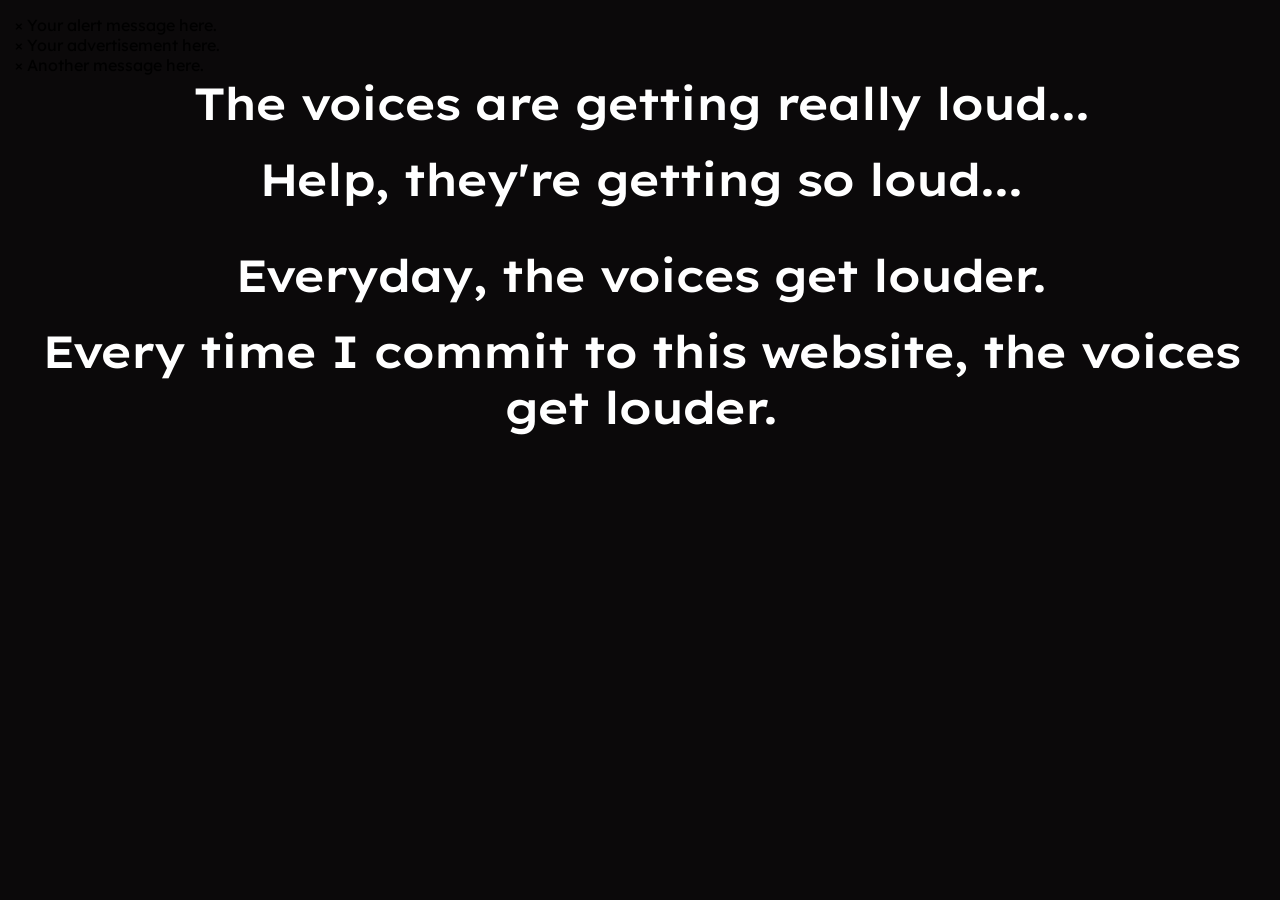
<file: thevoicesaregettinglouder/index.html>
<!DOCTYPE HTML>
<html lang="en">
<head>
    <meta charset="UTF-8" />
    <meta name="viewport" content="width=device-width, initial-scale=1" />
    <meta name="description" content="millx.lol - Millx's Website" />
    <meta name="theme-color" content="#0095ff" />
    <meta property="og:type" content="website" />
    <link rel="preconnect" href="https://fonts.googleapis.com">
    <link rel="preconnect" href="https://fonts.gstatic.com" crossorigin>
    <link href="https://fonts.googleapis.com/css2?family=Lexend&family=Lexend+Exa&family=Lexend+Mega&display=swap" rel="stylesheet">
    <link rel="stylesheet" type="text/css" href="/css/styles.css" />
    <link rel="icon" type="image/x-icon" href="/assets/favicon.ico" />
    <style>
        /* Your CSS styles here */
    </style>
</head>
<body>
    <div class="alert">
        <span class="closebtn">&times;</span>
        Your alert message here.
    </div>
    <div class="ad1">
        <span class="closebtn">&times;</span>
        Your advertisement here.
    </div>
    <div class="toh">
        <span class="closebtn">&times;</span>
        Another message here.
    </div>
    <!-- Your content here -->
    <h1>The voices are getting really loud...</h1>
    <h1>Help, they're getting so loud...<h1>
    <h1>Everyday, the voices get louder.</h1>
    <h1>Every time I commit to this website, the voices get louder.</h1>
</body>
</html>
</file>
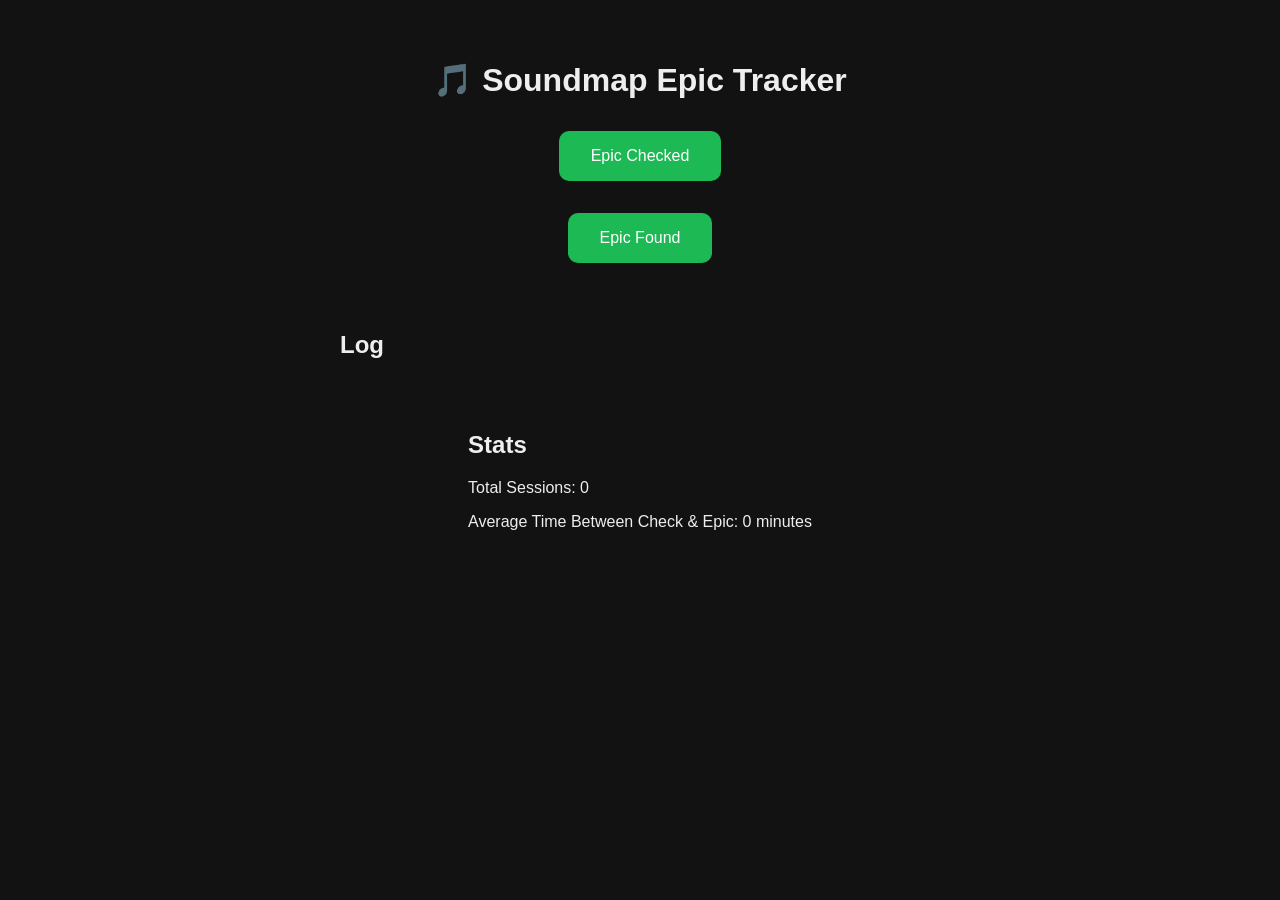
<file: real/epiccheck/index.html>
<!DOCTYPE html>
<html lang="en">
<head>
  <meta charset="UTF-8">
  <title>Soundmap Epic Tracker</title>
  <style>
    body {
      font-family: sans-serif;
      background: #121212;
      color: #eee;
      display: flex;
      flex-direction: column;
      align-items: center;
      padding: 2rem;
    }
    h1 {
      margin-bottom: 1rem;
    }
    button {
      padding: 1rem 2rem;
      margin: 1rem;
      font-size: 1rem;
      border: none;
      border-radius: 10px;
      cursor: pointer;
      background-color: #1db954;
      color: white;
    }
    button:hover {
      background-color: #1ed760;
    }
    .log {
      margin-top: 2rem;
      width: 100%;
      max-width: 600px;
    }
    .entry {
      border-bottom: 1px solid #333;
      padding: 0.5rem 0;
    }
    .stats {
      margin-top: 2rem;
    }
  </style>
</head>
<body>
  <h1>🎵 Soundmap Epic Tracker</h1>
  <button onclick="markEpicChecked()">Epic Checked</button>
  <button onclick="markEpicFound()">Epic Found</button>

  <div class="log" id="log"></div>
  <div class="stats" id="stats"></div>

  <script>
    let logs = JSON.parse(localStorage.getItem('epicLogs') || '[]');
    let lastCheckTime = null;

    function markEpicChecked() {
      lastCheckTime = new Date();
      alert('Epic check logged at ' + lastCheckTime.toLocaleString());
    }

    function markEpicFound() {
      if (!lastCheckTime) {
        alert("You need to log an epic check first!");
        return;
      }
      const foundTime = new Date();
      const diffMs = foundTime - lastCheckTime;
      const diffMin = Math.round(diffMs / 60000);

      const entry = {
        check: lastCheckTime.toISOString(),
        found: foundTime.toISOString(),
        diffMinutes: diffMin
      };

      logs.push(entry);
      localStorage.setItem('epicLogs', JSON.stringify(logs));
      lastCheckTime = null;
      renderLogs();
    }

    function renderLogs() {
      const logDiv = document.getElementById('log');
      logDiv.innerHTML = '<h2>Log</h2>';
      logs.slice().reverse().forEach(entry => {
        logDiv.innerHTML += `
          <div class="entry">
            <strong>Check:</strong> ${new Date(entry.check).toLocaleString()}<br>
            <strong>Found:</strong> ${new Date(entry.found).toLocaleString()}<br>
            <strong>Time Between:</strong> ${entry.diffMinutes} minutes
          </div>
        `;
      });

      const avg = logs.length
        ? Math.round(logs.reduce((a, b) => a + b.diffMinutes, 0) / logs.length)
        : 0;

      document.getElementById('stats').innerHTML = `
        <h2>Stats</h2>
        <p>Total Sessions: ${logs.length}</p>
        <p>Average Time Between Check & Epic: ${avg} minutes</p>
      `;
    }

    renderLogs();
  </script>
</body>
</html>
</file>
<file: styles.css>
/* millx.lol — one screen, slightly silly */

:root {
  --bg:     #0e0e11;   /* near-black, faint cool tint */
  --bg-2:   #16161a;
  --ink:    #f2efe9;   /* warm off-white */
  --ink-2:  #a9a59c;   /* muted */
  --ink-3:  #6c6860;   /* faint */
  --rule:   #2a2a2f;

  --pop-red:    #cc0000;   /* YouTube chip (deeper brand red) */
  --pop-red--logo: #ff0000; /* YouTube logo glyph only */
  --accent:     #d97742;   /* name italic */

  --sans:  "Sora", system-ui, sans-serif;
  --serif: "Spectral", Georgia, serif;
  --mono:  "IBM Plex Mono", ui-monospace, monospace;

  --ease: cubic-bezier(.2, .7, .25, 1);
}

@media (prefers-reduced-motion: reduce) {
  *, *::before, *::after {
    animation-duration: .001ms !important;
    transition-duration: .001ms !important;
    animation-iteration-count: 1 !important;
  }
}

* { box-sizing: border-box; }
html, body { height: 100%; }
html { -webkit-text-size-adjust: 100%; }

body {
  margin: 0;
  font-family: var(--sans);
  color: var(--ink);
  background: var(--bg);
  /* subtle vignette + faint grain so the black isn't a flat void */
  background-image:
    radial-gradient(120% 90% at 20% -10%, #1c1c22 0%, transparent 58%),
    radial-gradient(120% 90% at 100% 110%, #08080a 0%, transparent 55%);
  background-attachment: fixed;
  line-height: 1.5;
  -webkit-font-smoothing: antialiased;
  text-rendering: optimizeLegibility;
  overflow: hidden;
}
::selection { background: var(--pop-red); color: #fff; }

/* screen frame ────────────────────────────── */
.screen {
  height: 100svh;
  height: 100dvh;
  max-width: 1080px;
  margin: 0 auto;
  padding: clamp(28px, 6vh, 64px) clamp(20px, 4vw, 34px) 0;
  display: flex;
  flex-direction: column;
}

/* the card: centered column ──────────────── */
.card {
  flex: 1;
  display: flex;
  flex-direction: column;
  align-items: center;
  justify-content: center;
  text-align: center;
  gap: clamp(18px, 3vh, 30px);
  min-height: 0;
}

/* me ─────────────────────────────────────── */
.me {
  animation: rise .6s var(--ease) both;
  display: flex;
  flex-direction: column;
  align-items: center;
}
.me__avatar {
  width: clamp(78px, 11vw, 104px);
  height: clamp(78px, 11vw, 104px);
  object-fit: cover;
  border-radius: 50%;
  border: 2px solid var(--ink);
  background: var(--bg-2);
  padding: 3px;
  margin-bottom: clamp(16px, 2.4vh, 24px);
  box-shadow: 0 6px 22px -8px rgba(0, 0, 0, .65);
}
.me__name {
  font-family: var(--serif);
  font-weight: 400;
  font-size: clamp(32px, 6.8vw, 66px);
  line-height: 1.02;
  letter-spacing: -0.02em;
  margin: 0 0 clamp(10px, 1.8vh, 16px);
}
.me__name em {
  font-style: italic;
  color: var(--accent);
}
.me__bio {
  font-size: clamp(16px, 1.9vw, 19px);
  line-height: 1.55;
  margin: 0;
  max-width: 40ch;
  color: var(--ink-2);
}

/* socials: horizontal button pair ────────── */
.socials {
  display: flex;
  flex-direction: row;
  justify-content: center;
  gap: clamp(12px, 2vw, 18px);
  animation: rise .6s var(--ease) .08s both;
  width: 100%;
}
.soc {
  position: relative;
  display: inline-flex;
  align-items: center;
  gap: clamp(12px, 1.4vw, 16px);
  padding: clamp(12px, 1.5vw, 15px) clamp(16px, 2vw, 22px);
  border-radius: 14px;
  text-decoration: none;
  background: var(--bg-2);
  border: 1px solid var(--rule);
  color: var(--ink);
  isolation: isolate;
  transition: transform .25s var(--ease), box-shadow .3s var(--ease), border-color .25s var(--ease);
}
.soc__disc {
  display: inline-flex;
  align-items: center;
  justify-content: center;
  width: clamp(40px, 4.6vw, 46px);
  height: clamp(40px, 4.6vw, 46px);
  border-radius: 50%;
  flex-shrink: 0;
  background: var(--bg);
  border: 1px solid var(--rule);
  transition: transform .25s var(--ease);
}
/* let each SVG render its own true brand colours on the dark disc */

.soc__body { display: grid; align-content: center; text-align: left; }
.soc__name {
  font-family: var(--sans);
  font-weight: 600;
  font-size: clamp(16px, 2vw, 19px);
  line-height: 1.05;
  letter-spacing: -0.01em;
}
.soc__url {
  font-family: var(--mono);
  font-size: 11px;
  color: var(--ink-3);
  margin-top: 3px;
}
.soc__arrow {
  font-size: 18px;
  font-weight: 500;
  align-self: center;
  color: var(--ink-3);
  transition: transform .3s var(--ease), color .25s var(--ease);
}
.soc:hover,
.soc:focus-visible {
  transform: translateY(-3px);
  outline: none;
}
.soc--yt:hover,
.soc--yt:focus-visible {
  border-color: var(--pop-red--logo);
  box-shadow: 0 10px 30px -12px rgba(255, 0, 0, .55);
}
.soc--yt:hover .soc__arrow,
.soc--yt:focus-visible .soc__arrow { color: var(--pop-red--logo); transform: translate(3px, -3px); }
.soc--yt:hover .soc__disc,
.soc--yt:focus-visible .soc__disc { transform: scale(1.08); }

.soc--tw:hover,
.soc--tw:focus-visible {
  border-color: #1DA1F2;
  box-shadow: 0 10px 30px -12px rgba(29, 161, 242, .55);
}
.soc--tw:hover .soc__arrow,
.soc--tw:focus-visible .soc__arrow { color: #1DA1F2; transform: translate(3px, -3px); }
.soc--tw:hover .soc__disc,
.soc--tw:focus-visible .soc__disc { transform: scale(1.08); }

/* quote ticker ────────────────────────────── */
.ticker {
  margin-top: clamp(14px, 2.4vh, 26px);
  padding: clamp(10px, 1.6vh, 14px) clamp(4px, 1vw, 8px) clamp(16px, 3vh, 30px);
  border-top: 1px solid var(--rule);
  display: grid;
  grid-template-columns: 1fr auto;
  align-items: center;
  gap: clamp(10px, 2vw, 22px);
}
.ticker__roll {
  position: relative;
  overflow: visible;
  min-height: 1.5em;
}
.ticker__quote {
  margin: 0;
  font-family: var(--mono);
  font-size: clamp(12px, 1.5vw, 13.5px);
  white-space: normal;
  word-break: break-word;
  color: var(--ink-2);
  display: inline;
  align-items: baseline;
  gap: 6px;
  transition: opacity .35s var(--ease), transform .35s var(--ease);
}
.ticker__quote.is-out { opacity: 0; transform: translateY(6px); }
.ticker__q { color: var(--accent); }
#quote-text-inner { color: var(--ink); }
.ticker__by { color: var(--ink-3); }
.ticker__counter {
  font-family: var(--mono);
  font-size: 10px;
  letter-spacing: .1em;
  color: var(--ink-3);
  white-space: nowrap;
}

@keyframes rise {
  from { opacity: 0; transform: translateY(10px); }
  to   { opacity: 1; transform: none; }
}

/* the background, reveal after 10s ──────── */
.bgvideo {
  position: fixed;
  inset: 0;
  width: 100%;
  height: 100%;
  object-fit: cover;
  z-index: -2;
  opacity: 0;
  transition: opacity 10s linear, opacity .8s linear;
  pointer-events: none;
}
.bgvideo.is-on { opacity: 1; }
/* the gif that takes over after the cry-video ends */
.bggif {
  position: fixed;
  inset: 0;
  width: 100%;
  height: 100%;
  object-fit: cover;
  z-index: -2;
  opacity: 0;
  transition: opacity .8s linear;
  pointer-events: none;
}
.bggif.is-on { opacity: 1; }
/* the scrim fades in alongside the video over the same ten seconds */
body::before {
  content: "";
  position: fixed;
  inset: 0;
  z-index: -1;
  background: rgba(8, 8, 10, .58);
  pointer-events: none;
  opacity: 0;
  transition: opacity 10s linear;
}
body.is-crying::before { opacity: 1; }
/* the gif phase is brighter/busier; lean on pure white + a heavier scrim */
body.is-looping::before { background: rgba(6, 6, 9, .78); }
body.is-looping .me__bio { color: #fff; }
body.is-looping #quote-text-inner { color: #fff; }
body.is-looping .ticker__by { color: #fff; }

/* the rat ─────────────────────────────────── */
.rat {
  position: fixed;
  right: 10px;
  bottom: 8px;
  border: 0;
  background: transparent;
  padding: 0; margin: 0;
  cursor: pointer;
  opacity: .05;
  transition: opacity .5s var(--ease), transform .5s var(--ease);
  z-index: 20;
}
.rat:hover,
.rat:focus-visible {
  opacity: 1;
  transform: translateY(-2px);
  outline: none;
}
.rat__img {
  display: block;
  width: 64px; height: 85px;
  object-fit: cover;
  border-radius: 4px;
  border: 1px solid var(--ink);
  filter: sepia(.15);
}

/* responsive ──────────────────────────────── */
@media (max-width: 720px) {
  body { overflow-y: auto; overflow-x: hidden; }
  .screen {
    height: auto;
    min-height: 100svh;
    padding: clamp(24px, 8vw, 40px) clamp(16px, 5vw, 22px) clamp(20px, 5vw, 32px);
  }
  .card {
    justify-content: flex-start;
    gap: clamp(20px, 5vw, 32px);
    padding-top: clamp(20px, 6vw, 40px);
  }
  .me__name { font-size: clamp(32px, 9vw, 48px); }
  .me__bio { font-size: clamp(15px, 4.2vw, 18px); max-width: 100%; }

  /* stack the social buttons, full width, URL truncates if needed */
  .socials { flex-direction: column; align-items: stretch; gap: 12px; }
  .soc { width: 100%; }
  .soc__url { font-size: 10.5px; overflow: hidden; text-overflow: ellipsis; white-space: nowrap; }

  /* ticker: shrink text, wrap long quotes, keep it readable */
  .ticker {
    grid-template-columns: 1fr auto;
    padding-top: clamp(12px, 3vw, 16px);
    padding-bottom: clamp(18px, 5vw, 28px);
  }
  .ticker__quote { font-size: clamp(11px, 3.1vw, 13px); line-height: 1.45; }
  .ticker__counter { font-size: 9.5px; }

  .rat__img { width: 56px; height: 74px; }
}

@media (pointer: coarse) {
  .rat { opacity: .12; }
}
</file>
<file: css/styles.css>
/* colors to use for site: Blacks | 0B090A 161A1D | Reds | 660708 A4161A BA181B E5383B | Whites | B1A7A6 D3D3D3 F5F3F4 FFFFFF | */
* {
    margin: 0;
    padding: 0;
    box-sizing: border-box;
    font-family: Lexend, system-ui, sans-serif;
}

/* Sidebar */
body {
    background-color: #0B090A;
    margin: 15px;
}
.FuckYouMillxIHateCss {
    color:#e5383b;
    display: flex;
    align-items: center;
}
#nav {
    background-color: #000000;
    font-size: 20px;
    font-weight: 400;
    display: flex;
    justify-content: center;
    align-items: center;
    width: auto;
    position: fixed;
    top: 0;
    left: 0;
    right: 0;
    box-shadow: 10px 10px 40px #0000007a;
}

.navzetvue,
.navlinks a {
    background-color: #29012c;
    display: block;
    padding-top: 10px;
    padding-bottom: 10px;
    padding-left: 15px;
}

.navzetvue,
.navlinks {
    color:white;
    display: flex;
}

.navzetvue {
    justify-content: flex-start;
    width: 100%;
    padding-left: 40px;
}

.navlinks {
    justify-content: flex-end;
    width: 100%;
    padding-right: 40px;
}

nav a:link,
nav a:hover,
nav a:visited,
nav a:active {
    text-decoration: none;
    color: #ffffff;
}

nav a:hover {
    filter: none;
    font-style: italic;
}

a:link,
a:visited,
a:hover,
a:active {
    color: #ffffff;
}
u.dotted{
    border-bottom: 1px dashed #999;
    text-decoration: none; 
  }
  
a:hover {
    filter: brightness(200%);  
}

ul {
    list-style-type: none;
}

/* Introduction */
.introduction {
    padding: 50px;
    padding-top: 80px;
    color: #0095ff;
}

h1 {
    color: #ffffff;
    text-align: center;
    font-size: 45px;
    font-weight: 600;
    padding-bottom: 20px;
    font-family: Lexend Exa;
    letter-spacing: -3px;
}

h6 {
    color: #ffffff;
    text-align: center;
    font-size: 15px;
    font-weight: 200;
    padding-bottom: 20px;
    color: #0095ff;
    padding-top: 20px;
}

.introMedia {
    padding-top: 20px;
}

.introSVG img {
    padding-left: 5px;
    padding-right: 5px;
}

.introMe {
    font-size: 25px;
    text-align: center;
}

.introBrief {
    font-size: 20px;
    text-align: center;
    color: #0095ff;
}

.introBriefPadding {
    font-size: 20px;
    text-align: center;
    padding-bottom: 20px;
}
.special {
    color: #B1A7A6;
}
h2 {
    padding-bottom: 20px;
    text-align: center;
    font-size: 30px;
    font-weight: 400;
    font-family: Lexend Mega;
    letter-spacing: -1px;
}

.introduction .contacts h2 {
    color: #B1A7A6;
    font-size: 30px;
    font-weight: 400;
    font-family: Lexend Mega;
    letter-spacing: -1px;
    text-align: right;
    padding-bottom: 0;
}

.introSVG,
.introEmail {
    display: flex;
    align-items: center;
}

.contacts {
    display: grid;
    grid-template-columns: 1fr 1fr; /* alternatively, `auto auto` */
    gap: 20px;
    align-content: center;
}

h3 {
    color: #B1A7A6;
    padding-bottom: 20px;
    text-align: center;
    font-size: 25px;
    font-weight: 400;
    font-family: Lexend Mega;
    padding-top: 20px;
    letter-spacing: -3px;
}

h5 {
    color: #B1A7A6;
    padding-bottom: 20px;
    text-align: center;
    font-size: 30px;
    font-weight: 400;
    font-family: Lexend Mega;
    letter-spacing: -3px;
}

h3 strong {
    font-family: Lexend Mega;
    color: #B1A7A6;
    padding-bottom: 20px;
    text-align: center;
    font-family: Lexend Mega;
    padding-top: 20px;
    letter-spacing: -3px;
}

h3 sub {
    font-family: Lexend Mega;
    color: #B1A7A6;
    padding-bottom: 20px;
    text-align: center;
    font-family: Lexend Mega;
    padding-top: 20px;
    letter-spacing: -3px;
}

h4 {
    color: #B1A7A6;
    padding-bottom: 20px;
    text-align: center;
    font-size: 30px;
    font-weight: 400;
    font-family: Lexend Mega;
    padding-top: 20px;
    letter-spacing: -3px;
}

h4 strong {
    font-family: Lexend Mega;
    color: #B1A7A6;
    padding-bottom: 20px;
    text-align: center;
    font-family: Lexend Mega;
    padding-top: 20px;
    letter-spacing: -3px;
}

h4 sub {
    font-family: Lexend Mega;
    color: #B1A7A6;
    padding-bottom: 20px;
    text-align: center;
    font-family: Lexend Mega;
    padding-top: 20px;
    letter-spacing: -3px;
}

/* Portfolio */
.h2portfolio a:link,
.h2portfolio a:visited,
.h2portfolio a:hover,
.h2portfolio a:active {
    color: #000000;
    font-weight: 400;
    font-family: Lexend Mega;
    letter-spacing: -1px;
}

.portfolioimages img {
    border-radius: 25px;
    border: 5px solid #161A1D;
}

.portfolioimages {
    display: flex;
    justify-content: center;
    align-items: center;
    padding-left: 100px;
    padding-right: 100px;
    padding-bottom: 30px;
    padding-top: 30px;
}

.h2portfolio {
    color: #B1A7A6;
    text-align: center;
    font-size: 30px;
    font-weight: 400;
    font-family: Lexend Mega;
    letter-spacing: -1px;
}

img:hover {
    cursor: pointer;
}

/* Font */
@import url('https://fonts.googleapis.com/css2?family=Lexend&family=Lexend+Exa&family=Lexend+Mega&display=swap');

/* Other */
.navCurrentlyOn {
    font-weight: 600;
}

.discord-embed {
    width: 410px;
    display: block;
    margin-left: auto;
    margin-right: auto;
    margin-top: 85px;
}
</file>
